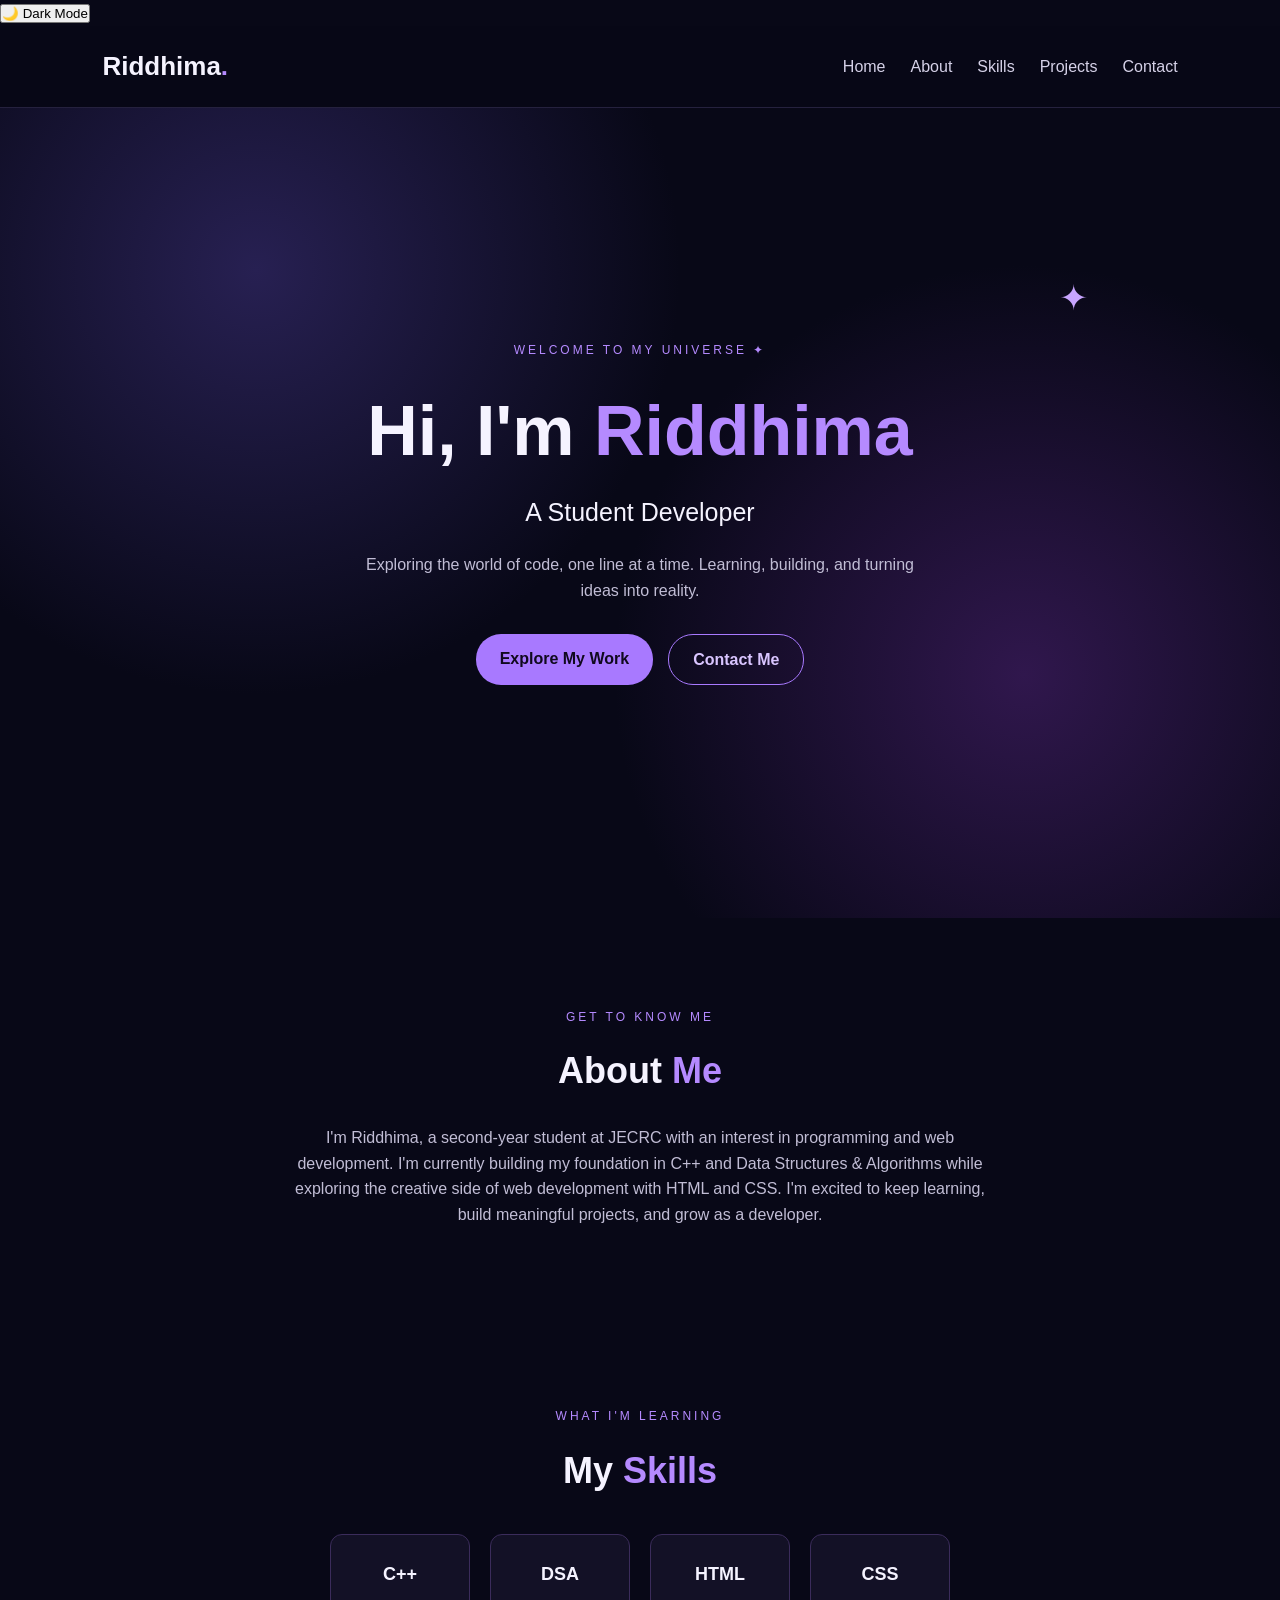
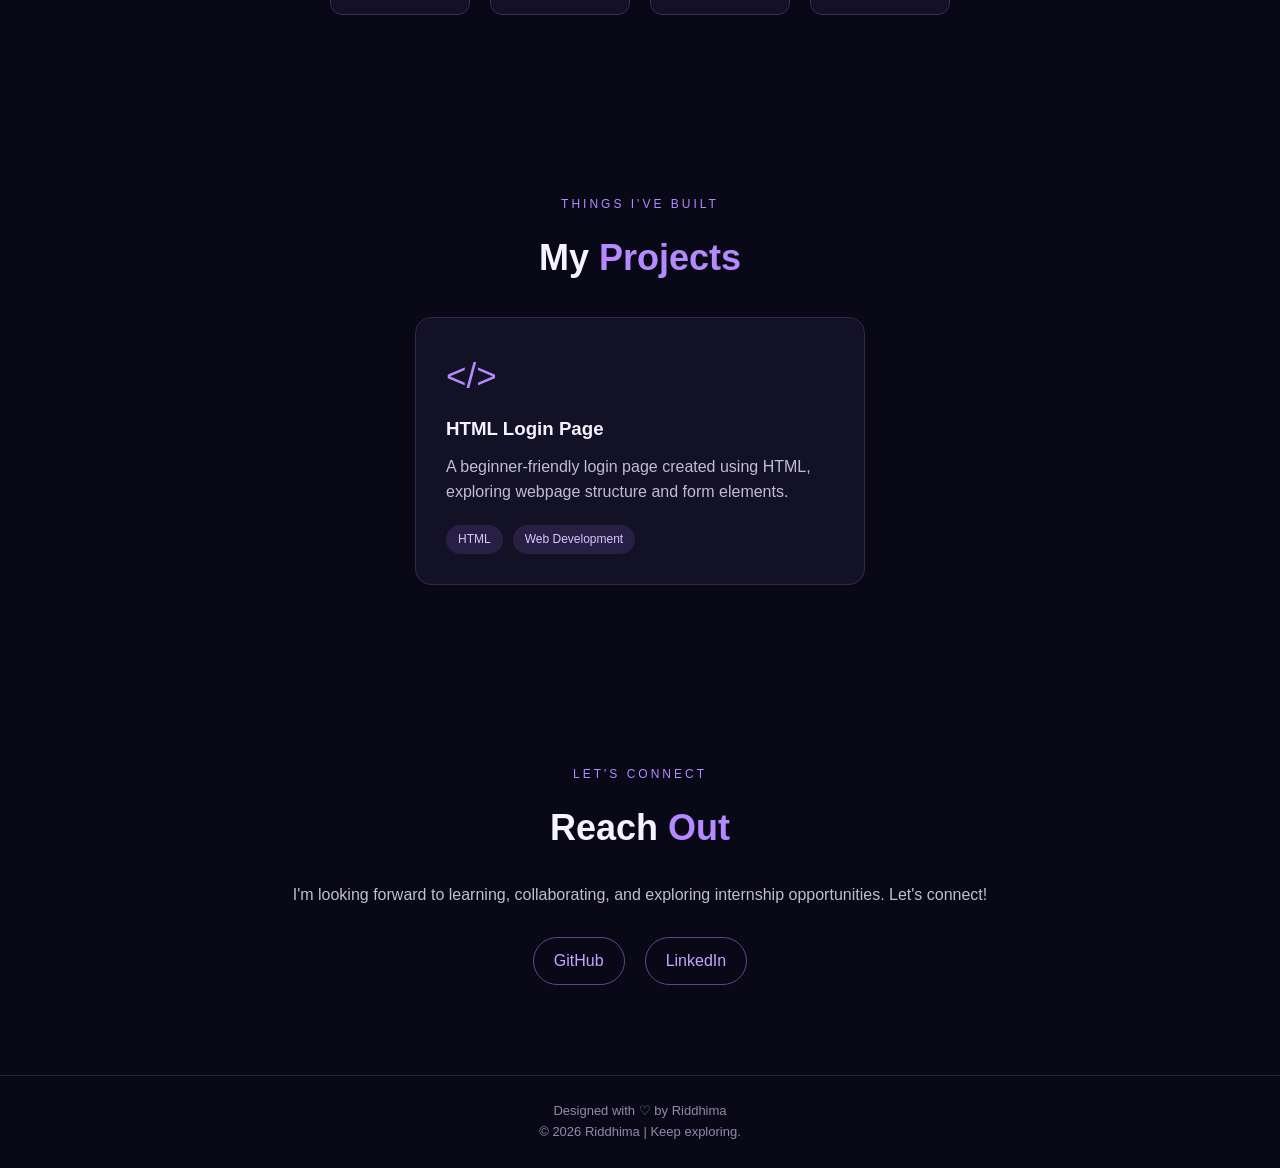
<file: WEB DEV/index.html>
<!DOCTYPE html>
<html lang="en">
<head>
    <meta charset="UTF-8">
    <meta name="viewport" content="width=device-width, initial-scale=1.0">
    <title>Riddhima | Portfolio</title>
    <link rel="stylesheet" href="style.css">
    
<button id="theme-toggle">🌙 Dark Mode</button>
</head>
<body>

    <header>
        <nav>
            <h2 class="logo">Riddhima<span>.</span></h2>

            <ul>
                <li><a href="#home">Home</a></li>
                <li><a href="#about">About</a></li>
                <li><a href="#skills">Skills</a></li>
                <li><a href="#projects">Projects</a></li>
                <li><a href="#contact">Contact</a></li>
            </ul>
        </nav>
    </header>

    <section id="home" class="hero">
        <p class="welcome">WELCOME TO MY UNIVERSE ✦</p>

        <h1>Hi, I'm <span>Riddhima</span></h1>

        <h2>A Student Developer</h2>

        <p class="intro">
            Exploring the world of code, one line at a time.
            Learning, building, and turning ideas into reality.
        </p>

        <div class="buttons">
            <a href="#projects" class="btn">Explore My Work</a>
            <a href="#contact" class="btn secondary">Contact Me</a>
        </div>

        <div class="orbit">✦</div>
    </section>

    <section id="about" class="section">
        <p class="label">GET TO KNOW ME</p>
        <h2>About <span>Me</span></h2>

        <p class="description">
            I'm Riddhima, a second-year student at JECRC with
            an interest in programming and web development.
            I'm currently building my foundation in C++ and
            Data Structures & Algorithms while exploring
            the creative side of web development with HTML
            and CSS. I'm excited to keep learning, build
            meaningful projects, and grow as a developer.
        </p>
    </section>

    <section id="skills" class="section">
        <p class="label">WHAT I'M LEARNING</p>
        <h2>My <span>Skills</span></h2>

        <div class="skills-container">
            <div class="skill">C++</div>
            <div class="skill">DSA</div>
            <div class="skill">HTML</div>
            <div class="skill">CSS</div>
        </div>
    </section>

    <section id="projects" class="section">
        <p class="label">THINGS I'VE BUILT</p>
        <h2>My <span>Projects</span></h2>

        <div class="project-card">
            <div class="project-icon">&lt;/&gt;</div>
            <h3>HTML Login Page</h3>
            <p>
                A beginner-friendly login page created using
                HTML, exploring webpage structure and form elements.
            </p>
            <div class="tags">
                <span>HTML</span>
                <span>Web Development</span>
            </div>
            <!-- Add your GitHub project link here -->
            <!-- <a href="YOUR_PROJECT_URL" target="_blank">View Project ↗</a> -->
        </div>
    </section>

    <section id="contact" class="section">
        <p class="label">LET'S CONNECT</p>
        <h2>Reach <span>Out</span></h2>

        <p class="description">
            I'm looking forward to learning, collaborating,
            and exploring internship opportunities.
            Let's connect!
        </p>

        <div class="socials">
            <!-- Replace # with your actual profile links -->
            <a href="#">GitHub</a>
            <a href="#">LinkedIn</a>
            <!-- Add your email address when ready -->
        </div>
    </section>

    <footer>
        <p>Designed with ♡ by Riddhima</p>
        <p>© 2026 Riddhima | Keep exploring.</p>
    </footer>

</body>
</html>
</file>
<file: WEB DEV/style.css>
/* General styling */
* {
    margin: 0;
    padding: 0;
    box-sizing: border-box;
    scroll-behavior: smooth;
}

body {
    font-family: Arial, sans-serif;
    background: #080817;
    color: #f5f3ff;
    line-height: 1.6;
}

/* Navigation */
header {
    background: rgba(8, 8, 23, 0.95);
    padding: 20px 8%;
    position: sticky;
    top: 0;
    z-index: 10;
    border-bottom: 1px solid #25213e;
}

nav {
    display: flex;
    justify-content: space-between;
    align-items: center;
}

.logo {
    font-size: 26px;
}

.logo span,
h1 span,
h2 span {
    color: #b58aff;
}

nav ul {
    display: flex;
    list-style: none;
    gap: 25px;
}

nav a {
    color: #d5d1e8;
    text-decoration: none;
    transition: color 0.3s;
}

nav a:hover {
    color: #b58aff;
}

/* Home section */
.hero {
    min-height: 90vh;
    padding: 100px 20px;
    display: flex;
    flex-direction: column;
    justify-content: center;
    align-items: center;
    text-align: center;
    position: relative;
    overflow: hidden;

    background:
        radial-gradient(circle at 20% 20%,
        #272052 0%, transparent 35%),
        radial-gradient(circle at 80% 70%,
        #30174d 0%, transparent 35%),
        #080817;
}

.welcome,
.label {
    color: #b58aff;
    letter-spacing: 3px;
    font-size: 12px;
    margin-bottom: 15px;
}

.hero h1 {
    font-size: clamp(40px, 7vw, 70px);
    margin-bottom: 5px;
}

.hero h2 {
    font-size: 25px;
    font-weight: normal;
}

.intro {
    max-width: 550px;
    margin: 20px 0 30px;
    color: #c1bdd5;
}

.buttons {
    display: flex;
    gap: 15px;
    flex-wrap: wrap;
    justify-content: center;
}

.btn {
    display: inline-block;
    padding: 12px 24px;
    border-radius: 25px;
    background: #a879ff;
    color: #10091e;
    text-decoration: none;
    font-weight: bold;
    transition: 0.3s;
}

.btn:hover {
    background: #c5a6ff;
    transform: translateY(-3px);
}

.btn.secondary {
    background: transparent;
    color: #d9c5ff;
    border: 1px solid #a879ff;
}

.orbit {
    position: absolute;
    top: 20%;
    right: 15%;
    color: #c8a5ff;
    font-size: 35px;
    animation: float 3s ease-in-out infinite;
}

@keyframes float {
    0%, 100% {
        transform: translateY(0);
    }

    50% {
        transform: translateY(-15px);
    }
}

/* Common section styling */
.section {
    padding: 90px 10%;
    text-align: center;
}

.section h2 {
    font-size: 36px;
    margin-bottom: 25px;
}

.description {
    max-width: 700px;
    margin: auto;
    color: #c1bdd5;
}

/* Skills */
.skills-container {
    display: flex;
    flex-wrap: wrap;
    justify-content: center;
    gap: 20px;
    margin-top: 35px;
}

.skill {
    width: 140px;
    padding: 25px 15px;
    border: 1px solid #3b2c5b;
    background: #131126;
    border-radius: 12px;
    font-size: 18px;
    font-weight: bold;
    transition: 0.3s;
}

.skill:hover {
    transform: translateY(-7px);
    border-color: #b58aff;
    box-shadow: 0 0 20px #a879ff25;
}

/* Projects */
.project-card {
    max-width: 450px;
    margin: 30px auto 0;
    padding: 30px;
    background: #131126;
    border: 1px solid #34264f;
    border-radius: 16px;
    text-align: left;
    transition: 0.3s;
}

.project-card:hover {
    transform: translateY(-5px);
    border-color: #b58aff;
}

.project-icon {
    color: #b58aff;
    font-size: 35px;
    margin-bottom: 10px;
}

.project-card h3 {
    margin-bottom: 10px;
}

.project-card p {
    color: #c1bdd5;
}

.tags {
    display: flex;
    flex-wrap: wrap;
    gap: 10px;
    margin-top: 20px;
}

.tags span {
    background: #282044;
    color: #d9c5ff;
    padding: 5px 12px;
    border-radius: 20px;
    font-size: 12px;
}

/* Contact */
.socials {
    display: flex;
    justify-content: center;
    gap: 20px;
    margin-top: 30px;
}

.socials a {
    color: #c5a6ff;
    text-decoration: none;
    border: 1px solid #63458d;
    padding: 10px 20px;
    border-radius: 25px;
    transition: 0.3s;
}

.socials a:hover {
    background: #a879ff;
    color: #10091e;
}

/* Footer */
footer {
    padding: 25px 15px;
    text-align: center;
    color: #928ba9;
    border-top: 1px solid #25213e;
    font-size: 13px;
}

/* Mobile responsive design */
@media (max-width: 650px) {
    header {
        padding: 18px 5%;
    }

    nav {
        flex-direction: column;
        gap: 15px;
    }

    nav ul {
        gap: 12px;
        flex-wrap: wrap;
        justify-content: center;
        font-size: 13px;
    }

    .hero {
        min-height: 80vh;
        padding: 80px 20px;
    }

    .orbit {
        top: 10%;
        right: 10%;
    }

    .section {
        padding: 65px 7%;
    }

    .section h2 {
        font-size: 30px;
    }

    .skill {
        width: 120px;
    }
}
</file>
